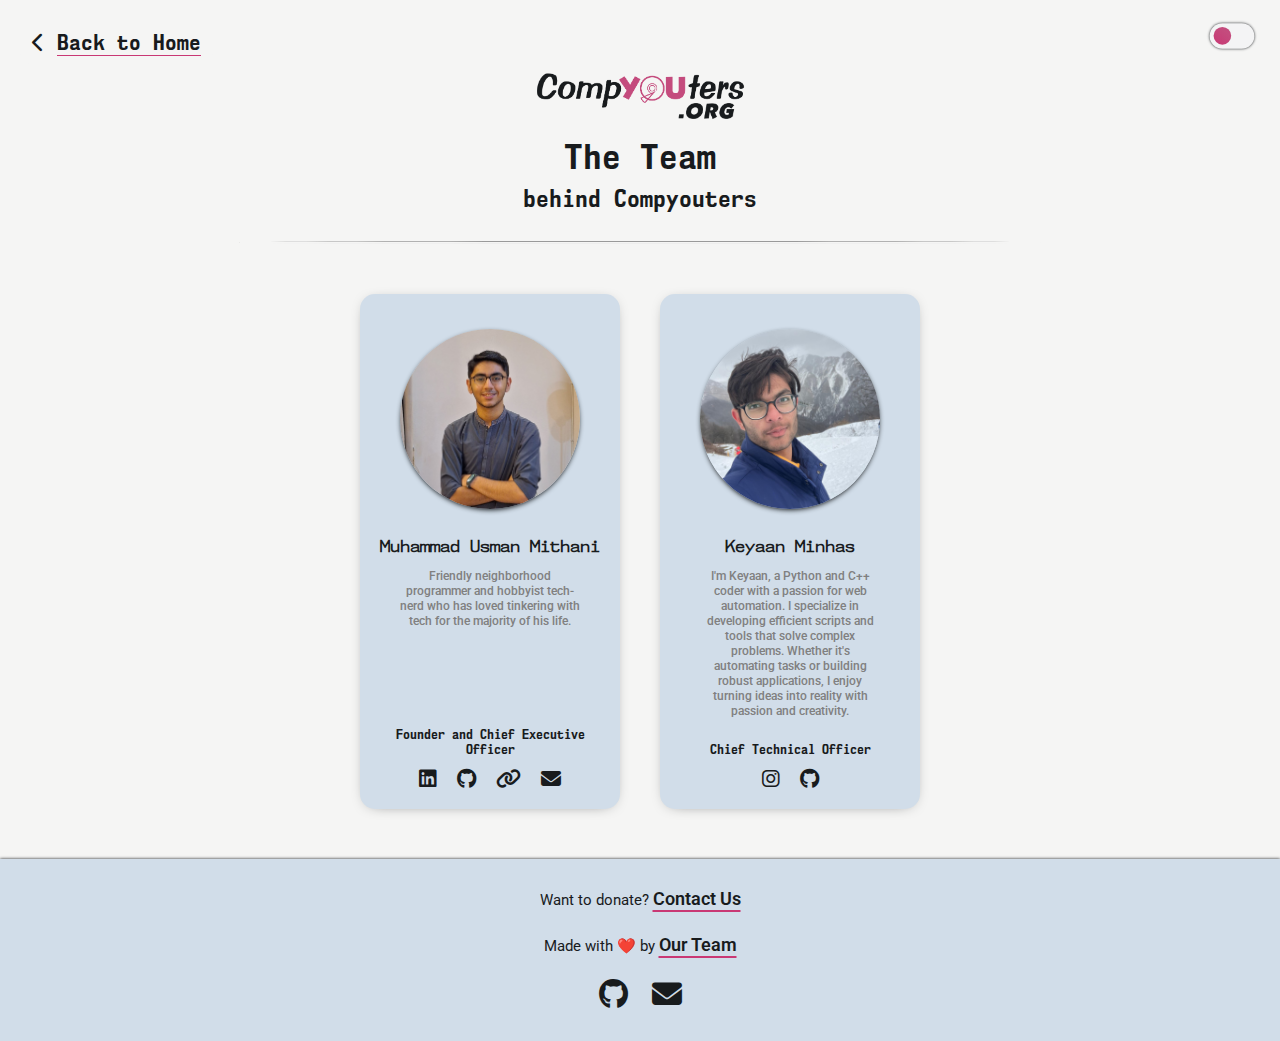
<file: team.html>
<html lang="en">
<head>
    <meta charset="UTF-8">
    <meta name="viewport" content="width=device-width, initial-scale=1.0">
    <title>Meet the Team | Compyouters.ORG</title>
    <link rel="icon" type="image/x-icon" href="./assets/images/static/favicon.png" />
    <link href='https://fonts.googleapis.com/css?family=Roboto' rel='stylesheet'>
    <link rel="stylesheet" href="css/theme.css">
    <link rel="stylesheet" href="css/team.css">
    <link rel="stylesheet" href="css/md.css">
    <link rel="stylesheet" href="https://cdnjs.cloudflare.com/ajax/libs/font-awesome/6.4.2/css/all.min.css">
</head>
<body>
    <div id="loading-overlay" class="faded-in">
        <div class="spinner"></div>
    </div>
    <header>
        <a href="index.html" class="link-btn back-btn"><i class="fa-solid fa-chevron-left"></i> <span>Back to Home</span></a>
        <div class="logo-div">
            <!-- both light and dark logos overlayed exactly over each other -->
            <a href="./index.html"><img src="assets/images/static/logo_light.png" class="logo" alt="Compyouters Logo">
            <img src="assets/images/static/logo_dark.png" class="logo faded-out" alt="Compyouters Logo"></a>
        </div>
        <div class="theme">
            <span class="theme-icon">
                <label class="switch">
                    <input class="theme-switcher" type="checkbox">
                    <span class="slider"></span>
                </label>
            </span>
        </div>
    </header>
    <div class="container">
        <h1>The Team</h1>
        <h2>behind Compyouters</h2>
        <hr>
        <div class="team-grid">    
        </div>
    </div>
    <footer class="hide">
        <div class="footer">
            <div class="footer-text">
                <p>
                    <span class="footer-text-span">Want to donate? </span>
                    <a href="./donate.html"><span class="footer-text-span">Contact Us</span></a>
                </p>
                <p>
                    <span class="footer-text-span">Made with ❤️ by</span>
                    <a href="./team.html"><span class="footer-text-span">Our Team</span></a>
                </p>
            </div>
            <div class="footer-links">
                <a href="https://github.com/MuhammadUsmanMithani/compyouters" title="GitHub"><i class="fa-brands fa-github fa-xl"></i></a>
                <a href="mailto:muhammadusmanmithani2@gmail.com" title="Email"><i class="fa-solid fa-envelope fa-xl"></i></a>
            </div>
    </footer>
    <script src="js/team.js"></script>
    <script src="js/theme.js"></script>
</body>
</html>
</file>
<file: css/theme.css>
@font-face {
    font-family: "NK57 Monospace";
    src: url("../fonts/nk57-monospace-no-bk.otf");
}
@font-face {
    font-family: "NK57 Monospace SC";
    src: url("../fonts/nk57-monospace-sc-bd.otf");
}
:root {
    --pink: #c44b7d;
    --dark-pink: #c93874;

    --dark-banner-color: #0e131a;
    --dark-banner-color-rgb: 14, 19, 26;
    --dark-bg-color: #3a3b3d;
    --dark-text-color: #e1e1e1;
    --dark-code-color: #27272b;

    --light-banner-color: #d1dde9;
    --light-banner-color-rgb: 209, 221, 233;
    --light-bg-color: #f5f5f4;
    --light-text-color: #181b1d;
    --light-code-color: #e0e0e0;

    --tip-bg: #00d55240;
    --tip-border: #4ed281;
    --dyk-bg: #ff9f0040;
    --dyk-border: #ff9f00;
    --note-bg: #4d9aff40;
    --note-border: #4d9aff;
}
* {
    -webkit-tap-highlight-color: var(--dyk-bg);
}

*::selection{
    background-color: var(--dark-pink);
    color: var(--dark-text-color);
}

#loading-overlay {
    position: fixed;
    top: 0;
    left: 0;
    width: 100%;
    height: 100%;
    background: rgba(0, 0, 0, 0.5);
    display: flex;
    align-items: center;
    justify-content: center;
    z-index: 9999;
    transition: opacity 0.3s ease;
}
 
.spinner {
    border: 20px solid rgba(0, 0, 0, 0.1);
    width: 100px;
    height: 100px;
    border-radius: 50%;
    border-left-color: var(--pink);
    animation: spin 1s ease infinite;
}

@keyframes spin {
    to {
        transform: rotate(360deg);
    }
}

/* The switch - the box around the slider */
.switch {
    display: inline-block;
    --width-of-switch: 3.5em;
    --height-of-switch: 2em;
    /* size of sliding icon -- sun and moon `/
    --size-of-icon: 1.4em;
    /* it is like an inline-padding of switch */
    --slider-offset: 0.3em;
    width: var(--width-of-switch);
    height: var(--height-of-switch);
    position: absolute;
    top: 20px;
    right: 20px;
    transform: scale(0.8);
}
/* Hide default HTML checkbox */
.switch input.theme-switcher {
    opacity: 0;
    width: 0;
    height: 0;
}
/* The slider */
.slider {
    position: absolute;
    cursor: pointer;
    top: 0;
    left: 0;
    right: 0;
    bottom: 0;
    background-color: #f4f4f5;
    transition: .4s;
    border-radius: 30px;
    transition: 0.4s;
    box-shadow: 0 0 0.2rem var(--light-text-color);
}
.slider:before {
    position: absolute;
    content: "";
    height: var(--size-of-icon, 1.4em);
    width: var(--size-of-icon, 1.4em);
    border-radius: 20px;
    left: var(--slider-offset, 0.3em);
    top: 50%;
    transform: translateY(-50%);
    background: linear-gradient(40deg, var(--dark-pink), var(--pink) 70%);
    transition: 0.4s;
}
input.theme-switcher:checked+.slider {
    background-color: #303136;
    box-shadow: 0 0 0.3rem var(--dark-text-color);
}
input.theme-switcher:checked+.slider:before {
    left: calc(100% - (var(--size-of-icon, 1.4em) + var(--slider-offset, 0.3em)));
    background: #303136;
    /* change the value of second inset in box-shadow to change the angle and direction of the moon  */
    box-shadow: inset -3px -2px 5px -2px #8983f7, inset -10px -4px 0 0 #a3dafb;
}
body {
    margin: 0;
    background-color: var(--light-bg-color);
    color: var(--light-text-color);
    transition: all 0.2s ease;
}
.dark {
    color: var(--dark-text-color);
    background-color: var(--dark-bg-color);
}

footer {
    font-family: "Roboto", "Segoe UI Symbol";
    background-color: var(--light-banner-color);
    color: var(--light-text-color);
    font-size: 15px;
    position: relative;
    bottom: 0;
    transition: all 0.2s ease;
    text-align: center;
    padding: 10px 0 30px 0;
    line-height: 30px;
    opacity: 1;
    box-shadow: 0 0 0.2em var(--light-text-color);
    width: 100%;
    height: -moz-fit-content;
    height: fit-content;
}
.dark footer {
    background-color: var(--dark-banner-color);
    color: var(--dark-text-color);
    box-shadow: 0 0 0.2em var(--dark-text-color);
}
footer.hide {
    opacity: 1;
    bottom: -100px;
}
footer a {
    color: var(--light-text-color);
    -webkit-text-decoration-line: underline;
    -webkit-text-decoration-thickness: 2px;
    -webkit-text-decoration-color: var(--dark-pink);
    -webkit-text-decoration-style: solid;
    text-decoration-line: underline;
    text-decoration-thickness: 2px;
    text-decoration-color: var(--dark-pink);
    text-decoration-style: solid;
    font-weight: 600;
    text-underline-offset: 5px;
    transition: all 0.25s ease, color 0.2s ease;
    position: relative;
    top: 0;
    font-size: 18px;
}
footer .footer-text {
    padding: 0 10px 0 10px;
}
footer .footer-links {
    margin-top: 20px;
}
footer .footer-links a {
    margin: 0 10px;
    font-size: 20px;
}
.dark footer a {
    color: var(--dark-text-color);
}
footer a:hover {
    top: -3px;
}

.hidden {
    display: none !important;
}

.faded-out {
    opacity: 0;
}
.faded-in {
    opacity: 1;
}

.link-btn {
    display: inline-block;
    padding: 10px 12px;
    font-size: 20px;
    color: var(--light-text-color);
    background-color: var(--light-bg-color);
    transition: all 0.2s ease;
    border-radius: 10px;
    text-decoration: none !important;
    font-family: "NK57 Monospace SC";
}

.link-btn span {
    position: relative;
    top:0px;
    -webkit-text-decoration-line: underline;
    -webkit-text-decoration-color: var(--dark-pink);
    -webkit-text-decoration-thickness: 1px;
    -webkit-text-decoration-style: solid;
    text-decoration-line: underline;
    text-decoration-color: var(--dark-pink);
    text-decoration-thickness: 1px;
    text-decoration-style: solid;
    text-underline-offset: 5px;
    transition: all 0.2s ease;
}

.dark .link-btn {
    color: var(--dark-text-color);
    background-color: var(--dark-bg-color);
}

.link-btn:hover {
    background-color: var(--light-banner-color);
}

.dark .link-btn:hover {
    background-color: var(--dark-banner-color);
}

.link-btn:hover > span {
    -webkit-text-decoration-thickness: 2px;
    text-decoration-thickness: 2px;
    text-underline-offset: 8px;
    top: -2px;
}

.dark .link-btn span {
    -webkit-text-decoration-color: var(--pink);
    text-decoration-color: var(--pink);
}

.logo {
    position: absolute;
    top: 0px;
    left: 20px;
    max-width: 50%;
    max-height: 70px;
    transition: all 0.2s ease-in-out;
}

.logo.faded-out {
    opacity: 0;
}

.dark .logo {
    opacity: 1;
}

@media screen and (max-width: 768px) {
    .switch {
            transform: scale(0.7);
    }
}
</file>
<file: css/team.css>
.back-btn {
    position: absolute;
    top: 20px;
    left: 20px;
}

.container {
    margin-top: 150px;
}

.team-grid {
    display: flex;
    flex-direction: row;
    flex-wrap: wrap;
    justify-content: center;
    width: calc(100% - 80px);
    padding: 0 40px;
    margin: 30px auto;
}

.team-member {
    width: 100%;
    max-width: 220px;
    text-align: center;
    font-family: "NK57 monospace SC";
    line-height: 0px;
    font-size: 12px;
    text-wrap: wrap;
    background-color: var(--light-banner-color);
    border-radius: 15px;
    padding: 20px;
    margin: 20px;
    box-shadow: 0 2px 1rem -10px var(--light-text-color);
    transition: all 0.25s ease;
    text-align: center !important;
    position: relative;
    min-height: 400px;
}

.team-member:hover {
    box-shadow: 0 2px 1rem -8px var(--light-text-color);
    transform: scale(1.05);
}

.dark .team-member {
    background-color: var(--dark-banner-color);
    box-shadow: 0 2px 1rem -10px var(--dark-text-color);
}

.dark .team-member:hover {
    box-shadow: 0 2px 1rem -8px var(--dark-text-color);
}

.member-img {
    width: 180px;
    height: 180px;
    border-radius: 50%;
    margin: 15px auto;
    margin-bottom: 20px;
    display: block;
    box-shadow: 0 2px 0.3rem -1px var(--light-text-color);
    transition: all 0.25s ease;
    cursor: pointer;
    -webkit-tap-highlight-color: transparent;
}

.dark .member-img {
    box-shadow: 0 2px 0.3rem -1px var(--dark-text-color);
}

.member-img:hover {
    box-shadow: 0 2px 0.3rem var(--light-text-color);
    border-radius: 10%;
    transform: scale(1.05);
}

.dark .member-img:hover {
    box-shadow: 0 2px 0.3rem -2px var(--dark-text-color);
}

.team-member p {
    width: calc(100% - 40px);
    position: relative;
}

.member-name {
    font-size: 15px;
    font-weight: 600;
    margin-top: 30px;
    font-family: "NK57 Monospace";
    line-height: 15px;
    color: var(--light-text-color);
    transition: all 0.2s ease;
    text-align: center;
    width: 100% !important;
}

.dark .member-name {
    color: var(--dark-text-color);
}

a > .member-name {
    color: var(--light-text-color);
    -webkit-text-decoration-line: underline;
    -webkit-text-decoration-thickness: 1px;
    -webkit-text-decoration-color: var(--pink);
    -webkit-text-decoration-style: solid;
    text-decoration-line: underline;
    text-decoration-thickness: 1px;
    text-decoration-color: var(--pink);
    text-decoration-style: solid;
    text-underline-offset: 5px;
    transition: all 0.2s ease;
    position: relative;
    top: 0;
}

a > .member-name:hover {
    -webkit-text-decoration-thickness: 2px;
    text-decoration-thickness: 2px;
    text-underline-offset: 8px;
    top: -3px;
}

.dark a > .member-name {
    color: var(--dark-text-color);
}

.text-description {
    line-height: 15px;
    font-size: 12px;
    font-family: "Roboto";
    font-weight: 500;
    color: gray;
    text-align: center;
    padding: 0 20px;
    margin-bottom: 70px;
}

.member-position {
    line-height: 15px;
    font-size: 12px;
    position: absolute !important;
    bottom: 40px;
}

.member-links {
    display: flex;
    flex-direction: row;
    justify-content: center;
    width: calc(100% - 40px);
    position: absolute;
    bottom: 20px;
    font-size: 30px;
}

.member-links a {
    margin: 0 10px;
    color: var(--light-text-color);
    transition: all 0.15s ease;
    text-decoration: none;
    font-family: "NK57 Monospace SC";
    font-weight: 800;
    text-align: center;
    line-height: 30px;
    text-decoration: none;
    font-size: 20px;
    position: relative;
    top: 0;
    transform: scale(1);
}

.dark .member-links a {
    color: var(--dark-text-color);
}

.member-links a:hover {
    top: -3px;
    transform: scale(1.2);
}

h1, h2 {
    border-bottom: none !important;
    line-height: 15px;
    text-align: center;
    font-weight: 800;
}

h2 {
    font-weight: 700;
    font-size: 22px;
}

hr {
    height: 1px;
    border-radius: 50%;
    width: 100%;
    text-align: center;
    max-width: 800px;
    margin: 30px auto;
}

.logo {
    top: 60px;
    left: 50%;
    transform: translateX(-50%);
    max-width: 80%;
}

footer {
    bottom: 0px !important;
}

@media screen and (max-width: 768px) {
    .link-btn {
        top: 15px;
        left: 15px;
        font-size: 18px;
    }   
}
</file>
<file: css/md.css>
.md-loader {
    /* padding: 10px calc(50% - 400px) 50px calc(50% - 400px) !important; */
    display: block;
    font-family: "Roboto";
    line-height: 1.7;
    font-size: 1.1rem;
    width: 80%;
    transition: opacity 0.5s ease;
    margin: 0 auto;
}
.md-loader a {
    color: var(--light-text-color);
    -webkit-text-decoration-line: underline;
    -webkit-text-decoration-thickness: 2px;
    -webkit-text-decoration-color: var(--pink);
    -webkit-text-decoration-style: solid;
    text-decoration-line: underline;
    text-decoration-thickness: 2px;
    text-decoration-color: var(--pink);
    text-decoration-style: solid;
    text-underline-offset: 3px;
    transition: all 0.25s ease-out, color 0.5s ease;
    position: relative;
    top: 0;
    font-weight: 600;
}
.md-loader a:hover {
    top: -2px;
}
.dark .md-loader a {
    color: var(--dark-text-color);
}
.md-loader strong {
    font-weight: 600 !important;
}
.md-loader img {
    width: calc(100% - 20px);
    max-width: 600px;
    height: auto;
    border-radius: 10px;
    box-shadow: 0 0 0.2rem var(--light-text-color);
}
p:has(>img) {
    display: flex;
    flex-direction: column;
    align-items: center;
    font-size: 15px;
    color: gray;
}
p:has(>img) > img {
    margin: 10px;
}
p:has(>img) a {
    color: gray !important;
    -webkit-text-decoration-line: underline !important;
    -webkit-text-decoration-thickness: 1px !important;
    -webkit-text-decoration-color: gray !important;
    -webkit-text-decoration-style: solid !important;
    text-decoration-line: underline !important;
    text-decoration-thickness: 1px !important;
    text-decoration-color: gray !important;
    text-decoration-style: solid !important;
    font-weight: 500;
}
p:has(>img) a {
    top:0px !important;
}
.md-loader :not(pre) > code {
    padding: 3px;
    background-color: var(--light-banner-color);
    border-radius: 3px;
    transition: all 0.5s ease;
    color: var(--light-text-color);
    font-size: 0.95rem;
}
.dark .md-loader :not(pre) > code {
    background-color: var(--dark-banner-color);
    color: var(--dark-text-color);
}
.dark .md-loader img {
    box-shadow: 0 0 0.2rem var(--dark-text-color);
}
.md-loader pre > code {
    display: block;
    text-wrap: wrap;
    margin: 0;
    border-radius: 5px;
    background-color: var(--dark-code-color);
    box-shadow: 0 0 0.2rem var(--light-text-color);
    font-size: 0.9rem;
}
.dark .md-loader pre > code {
    box-shadow: 0 0 0.2rem var(--dark-text-color);
}
.md-loader > md-block > pre {
    display: block;
    width: calc(100% - 20px);
    text-wrap: wrap;
    overflow-wrap: break-word;
    margin: 10px;
}
.hljs-punctuation {
    color: var(--dark-text-color) !important;
}

h1, h2, h3, h4, h5, h6 {
    font-family: "NK57 Monospace SC";
    font-weight: 1000;
    border-bottom: 1.5px solid var(--light-text-color);
    padding-bottom: 5px;
}

/* Blockquote CSS */
p:has(tip, dyk, note) {
    border-left: 5px solid;
    border-radius: 10px;
    padding: 10px;
}
p:has(tip, dyk, note)::before {
    white-space: pre;
    font-weight: 900;
    font-family: "NK57 Monospace SC";
}
p:has(tip)::before {
    content: "💡 TIP!\A";
    color: var(--tip-border);
}
p:has(dyk)::before {
    content: "🧠 DID YOU KNOW?\A";
    color: var(--dyk-border);
}
p:has(note)::before {
    content: "✏️ NOTE:\A";
    color: var(--note-border);
}
p:has(tip) {
    background-color: var(--tip-bg);
    border-color: var(--tip-border);
}
p:has(dyk) {
    background-color: var(--dyk-bg);
    border-color: var(--dyk-border);
}
p:has(note) {
    background-color: var(--note-bg);
    border-color: var(--note-border);
}

@media screen and (max-width: 850px) {
    .md-loader{
        font-size: 1.2rem;
    }
    blockquote {
        margin: 10px;
    }
}
@media screen and (min-width: 2500px) {
    .md-loader{
        font-size: 1.5rem;
    }
}
</file>
